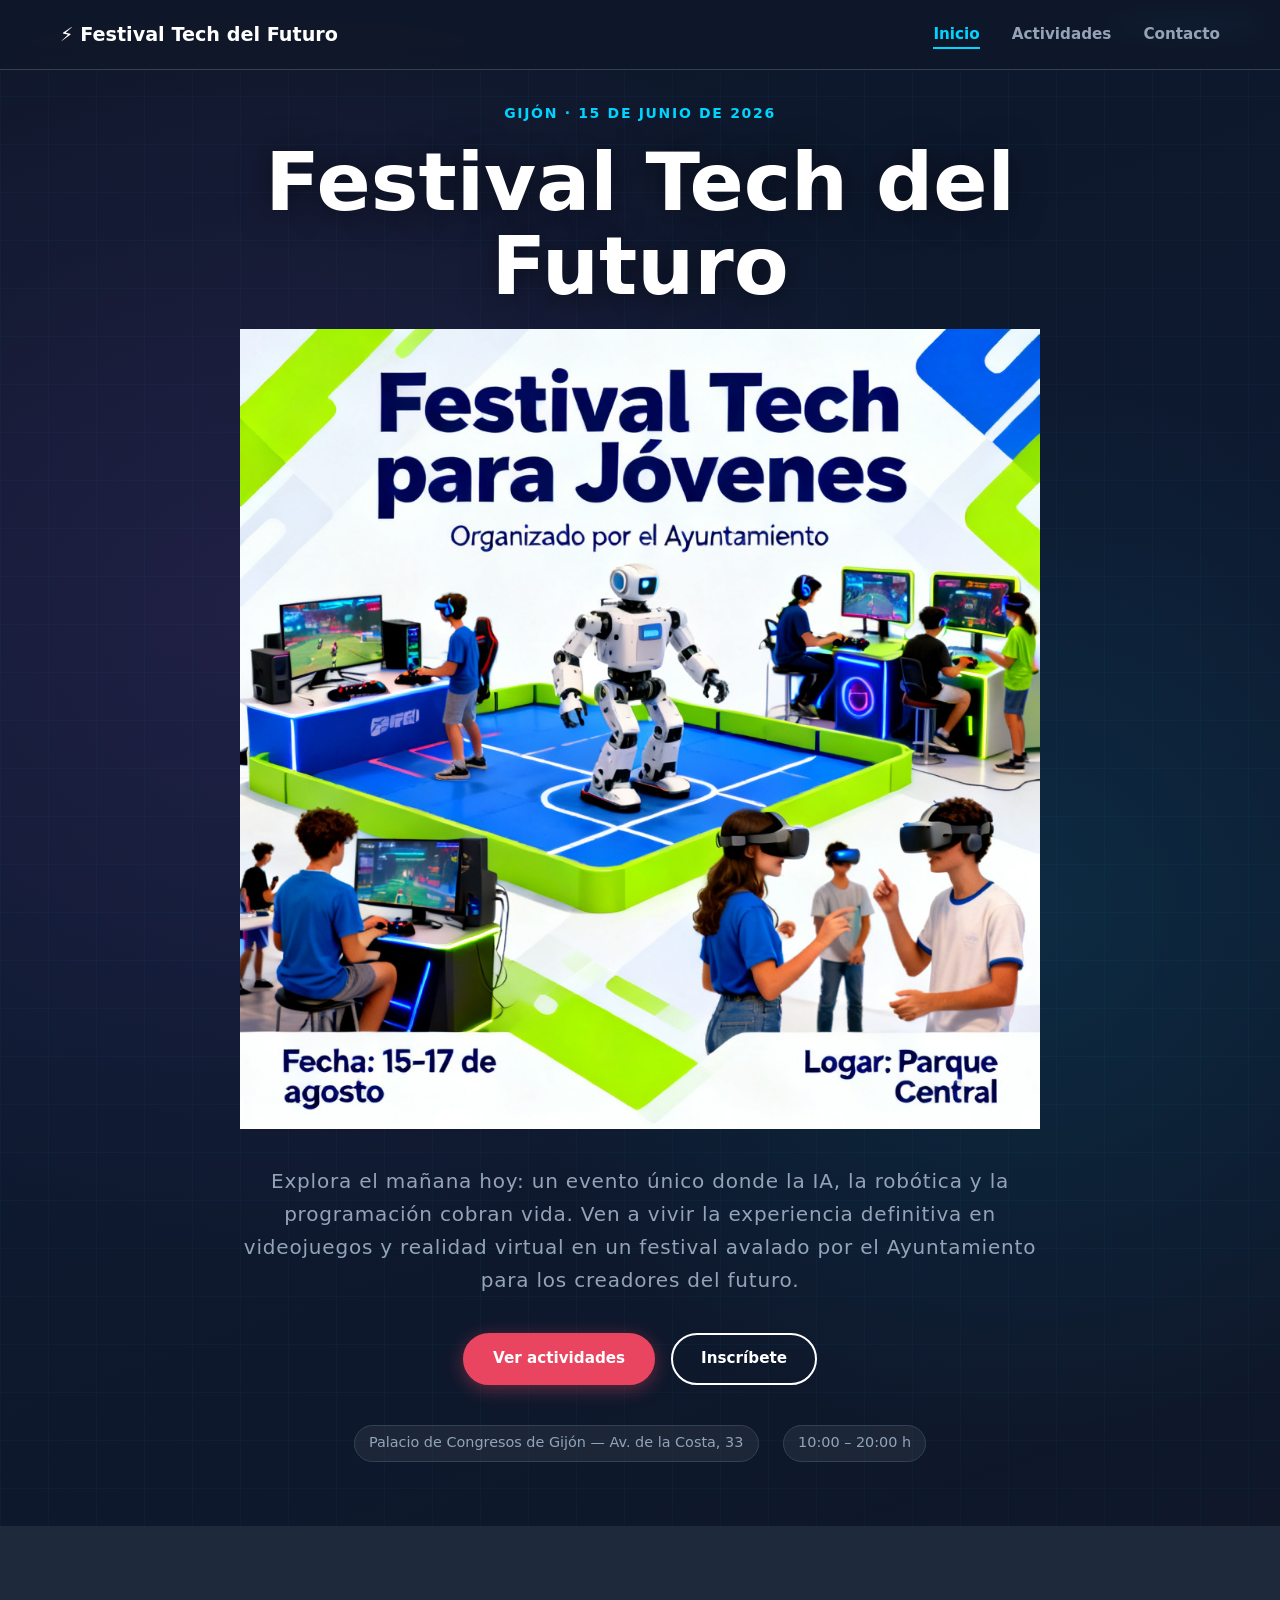
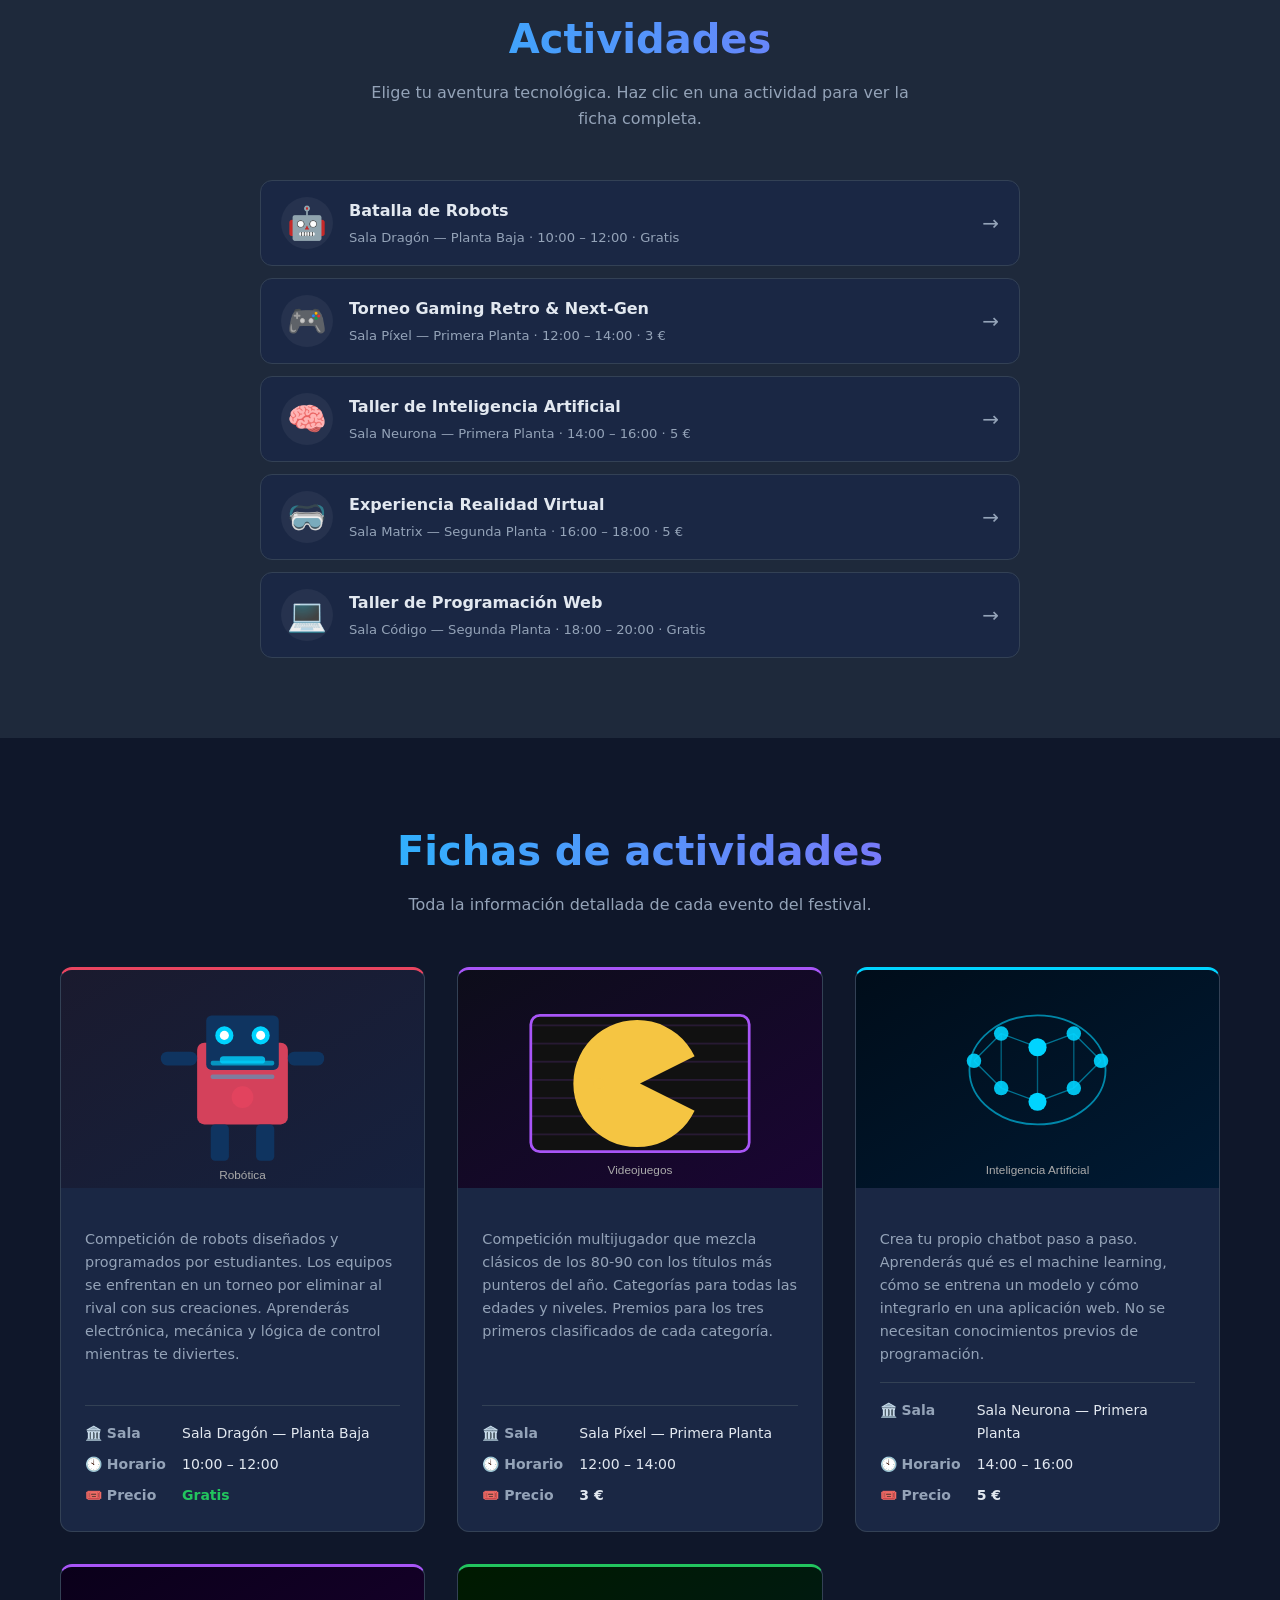
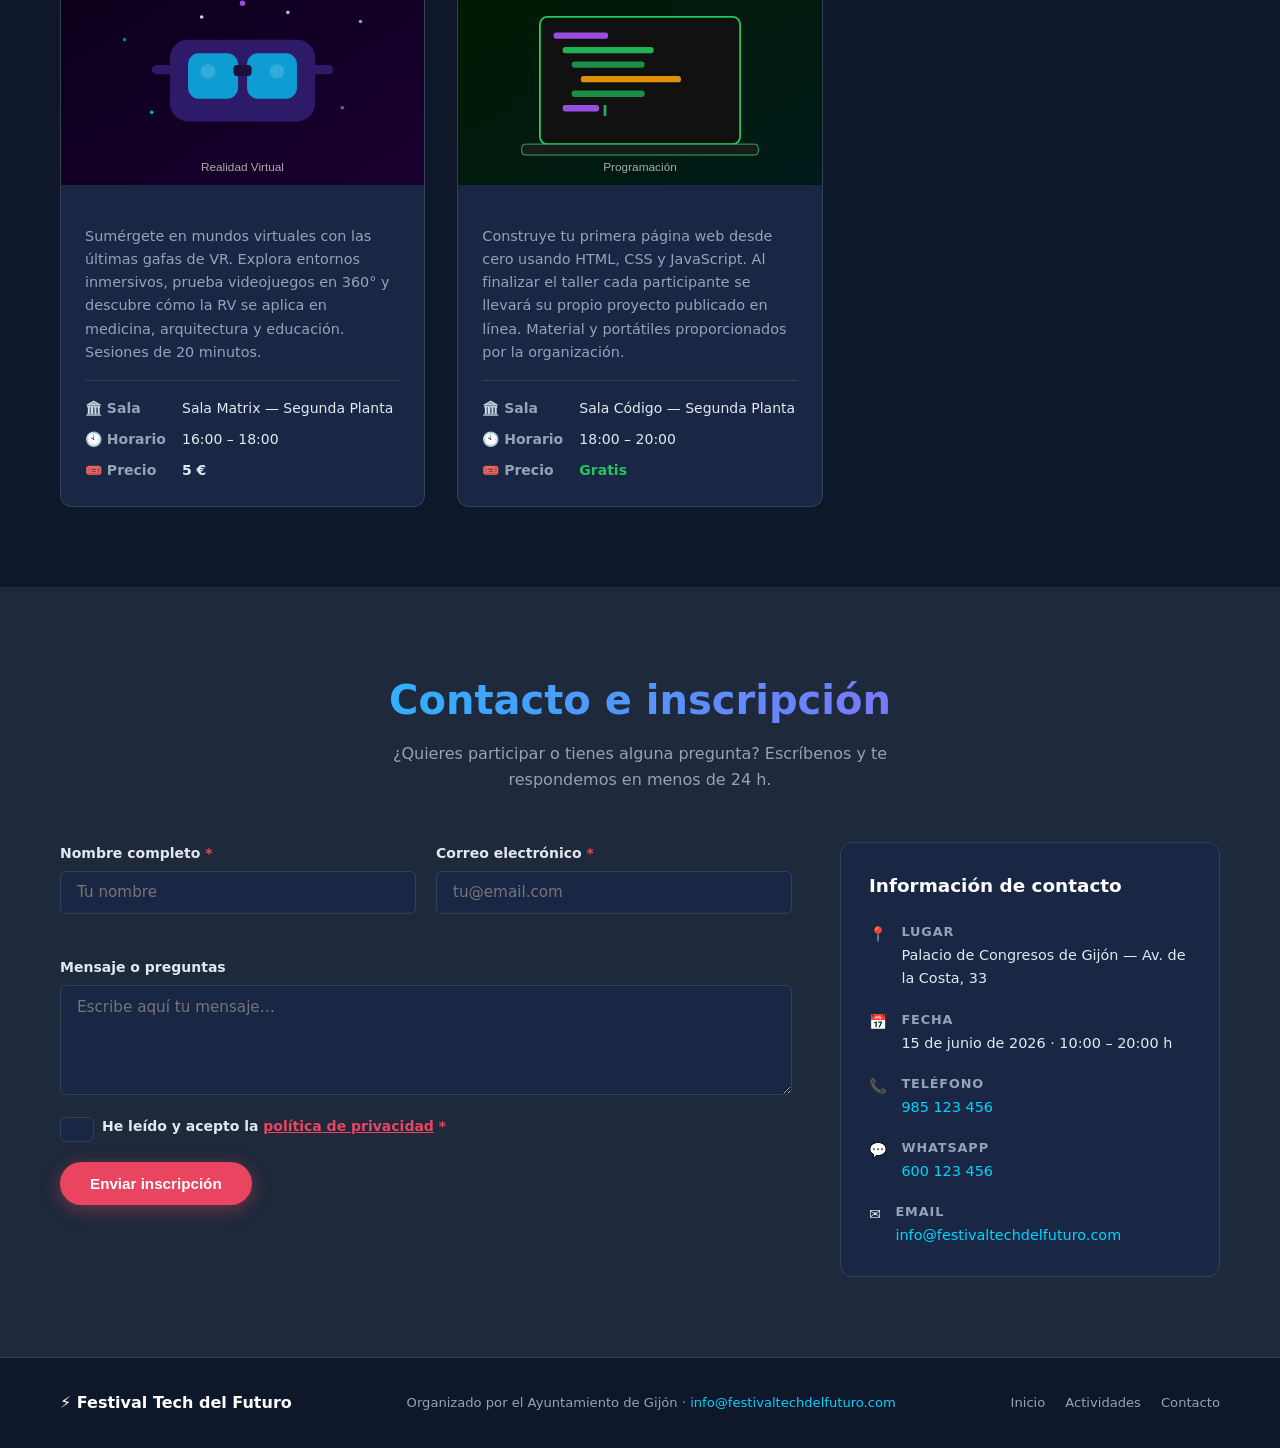
<file: index.html>
<!DOCTYPE html>
<html lang="es">
<head>
  <meta charset="UTF-8" />
  <meta name="viewport" content="width=device-width, initial-scale=1.0" />
  <meta name="description" content="Festival Tech del Futuro — El evento tecnológico para jóvenes más importante del norte de España. Robótica, videojuegos, IA, VR y programación." />
  <title></title>
  <link rel="stylesheet" href="/estilos.css" />
</head>
<body>

  <!-- ========== HEADER / NAV ========== -->
  <header class="site-header" id="top">
    <div class="header-inner">
      <a class="logo" href="#top">
        <span class="logo-text" id="logo-name"></span>
      </a>

      <button class="nav-toggle" id="navToggle">
        <span></span><span></span><span></span>
      </button>

      <nav class="main-nav" id="mainNav">
        <ul>
          <li><a href="#inicio">Inicio</a></li>
          <li><a href="#actividades">Actividades</a></li>
          <li><a href="#contacto">Contacto</a></li>
        </ul>
      </nav>
    </div>
  </header>

  <main>

    <!-- ========== HERO BANNER ========== -->
    <section class="hero" id="inicio">
      <div class="hero-overlay"></div>
      <div class="hero-content">
        <p class="hero-pretitle" id="hero-pretitle"></p>
        <h1 id="heroTitle"></h1>
        <div id="imagen"></div>
        <p class="hero-subtitle"></p>
        <div class="hero-actions">
          <a href="#actividades" class="btn btn-primary">Ver actividades</a>
          <a href="#contacto" class="btn btn-outline">Inscríbete</a>
        </div>
        <div class="hero-meta">
          <span id="heroLocation"></span>
          <span id="heroTime"></span>
        </div>
      </div>
    </section>

    <!-- ========== ACTIVITIES LIST (anchor index) ========== -->
    <section class="activities-index" id="actividades">
      <div class="container">
        <header class="section-header">
          <h2 id="actividadesTitle">Actividades</h2>
          <p>Elige tu aventura tecnológica. Haz clic en una actividad para ver la ficha completa.</p>
        </header>

        <ul class="activity-list" id="activity-list" role="list">
          <!--
            plantilla de item de actividad para el índice (repetir por cada actividad del XML)
            <a href="#a1" data-tipo="robotica" class="activity-link">
              <span class="activity-icon">🤖</span>
              <div>
                <strong>Batalla de Robots</strong>
                <span class="activity-meta">Sala Dragón — Planta Baja · 10:00 – 12:00 · Gratis</span>
              </div>
              <span class="arrow">→</span>
            </a>
          -->
        </ul>
      </div>
    </section>
    <!-- ========== ACTIVITY CARDS / FICHES ========== -->
    <section class="activity-cards" id="fichas">
      <div class="container">
        <header class="section-header">
          <h2 id="fichasTitle">Fichas de actividades</h2>
          <p>Toda la información detallada de cada evento del festival.</p>
        </header>

        <div class="cards-grid" id="cardsGrid">

          <!--
          plantilla de ficha de actividad (repetir por cada actividad del XML)
          <article class="card" id="a1" data-tipo="robotica">
            <figure class="card-img">
              <img src="img/robotica.svg" alt="" loading="lazy" />
              <figcaption class="card-badge">Robótica</figcaption>
            </figure>
            <div class="card-body">
              <h3 id="titulo-a1" class="card-title">Batalla de Robots</h3>
              <p class="card-desc">Competición de robots diseñados y programados por estudiantes. Los equipos se enfrentan en un torneo por eliminar al rival con sus creaciones. Aprenderás electrónica, mecánica y lógica de control mientras te diviertes.</p>
              <dl class="card-details">
                <div class="card-detail">
                  <dt>🏛️ Sala</dt>
                  <dd>Sala Dragón — Planta Baja</dd>
                </div>
                <div class="card-detail">
                  <dt>🕙 Horario</dt>
                  <dd>10:00 – 12:00 h</dd>
                </div>
                <div class="card-detail">
                  <dt>🎟️ Precio</dt>
                  <dd class="price free">Gratis</dd>
                </div>
              </dl>
            </div>
          </article>
          -->
        </div><!-- /cards-grid -->
      </div>
    </section>

    <!-- ========== CONTACT FORM ========== -->
    <section class="contact" id="contacto">
      <div class="container">
        <header class="section-header">
          <h2 id="contactoTitle">Contacto e inscripción</h2>
          <p>¿Quieres participar o tienes alguna pregunta? Escríbenos y te respondemos en menos de 24 h.</p>
        </header>

        <div class="contact-wrapper">
          <form class="contact-form" id="contactForm" novalidate>
            <div class="form-row">
              <div class="form-group">
                <label for="nombre">Nombre completo <span>*</span></label>
                <input type="text" id="nombre" name="nombre" placeholder="Tu nombre" required autocomplete="name" />
                <span class="field-error" role="alert"></span>
              </div>
              <div class="form-group">
                <label for="email">Correo electrónico <span>*</span></label>
                <input type="email" id="email" name="email" placeholder="tu@email.com" required autocomplete="email" />
                <span class="field-error" role="alert"></span>
              </div>
            </div>

            <div class="form-group">
              <label for="mensaje">Mensaje o preguntas</label>
              <textarea id="mensaje" name="mensaje" rows="4" placeholder="Escribe aquí tu mensaje…"></textarea>
            </div>

            <div class="form-group form-check">
              <input type="checkbox" id="privacidad" name="privacidad" required />
              <label for="privacidad">He leído y acepto la <a href="#" class="inline-link">política de privacidad</a> <span>*</span></label>
              <span class="field-error" role="alert"></span>
            </div>

            <button type="submit" class="btn btn-primary btn-submit">Enviar inscripción</button>

            <p class="form-success" id="formSuccess" hidden>
              ✅ ¡Gracias! Tu inscripción ha sido enviada. Te contactaremos pronto.
            </p>
          </form>

          <aside class="contact-info">
            <h3>Información de contacto</h3>
            <ul>
              <li>
                <span class="ci-icon">📍</span>
                <div>
                  <strong>Lugar</strong>
                  <span id="ubicacion"><!--Palacio de Congresos de Gijón<br />Av. de la Costa, 33, Gijón--></span>
                </div>
              </li>
              <li>
                <span class="ci-icon">📅</span>
                <div>
                  <strong>Fecha</strong>
                  <span id="fechaTiempo"><!--15 de junio de 2026 · 10:00 – 20:00 h--></span>
                </div>
              </li>
              <li>
                <span class="ci-icon">📞</span>
                <div>
                  <strong>Teléfono</strong>
                  <span id="telefono"><!--985 123 456--></span>
                </div>
              </li>
              <li>
                <span class="ci-icon">💬</span>
                <div>
                  <strong>WhatsApp</strong>
                  <span id="whatsapp"><!--<a href="https://wa.me/34600123456">600 123 456</a>--></span>
                </div>
              </li>
              <li>
                <span class="ci-icon">✉️</span>
                <div>
                  <strong>Email</strong>
                  <span id="emailContacto"><!--<a href="mailto:info@festivaltechdelfuturo.com">info@festivaltechdelfuturo.com</a>--></span>
                </div>
              </li>
            </ul>
          </aside>
        </div>
      </div>
    </section>

  </main>

  <!-- ========== FOOTER ========== -->
  <footer class="site-footer">
    <div class="container footer-inner">
      <p class="footer-logo" id="footer-name"></p>
      <p class="footer-copy">Organizado por el Ayuntamiento de Gijón · <a href="mailto:info@festivaltechdelfuturo.com">info@festivaltechdelfuturo.com</a></p>
      <nav class="footer-nav">
        <a href="#inicio">Inicio</a>
        <a href="#actividades">Actividades</a>
        <a href="#contacto">Contacto</a>
      </nav>
    </div>
  </footer>

  <a href="#top" class="back-to-top" id="backToTop">↑</a>

  <script src="/script.js"></script>
  <script src="/xml_parser.js"></script>
</body>
</html>
</file>
<file: estilos.css>
/* ============================================================
   Festival Tech del Futuro — estilos.css
   Paleta: #0f172a (fondo oscuro), #e94560 (acento rojo/rosa),
           #00d4ff (acento cian), #a855f7 (violeta)
   ============================================================ */

/* ---------- Reset & Base ---------- */
*, *::before, *::after {
  box-sizing: border-box;
  margin: 0;
  padding: 0;
}

:root {
  --clr-bg:        #0f172a;
  --clr-bg2:       #1e293b;
  --clr-surface:   #1a2744;
  --clr-border:    #334155;
  --clr-accent1:   #e94560;
  --clr-accent2:   #00d4ff;
  --clr-accent3:   #a855f7;
  --clr-text:      #e2e8f0;
  --clr-muted:     #94a3b8;
  --clr-white:     #ffffff;

  --font-main:   'Segoe UI', system-ui, sans-serif;
  --radius:      12px;
  --radius-sm:   6px;
  --shadow:      0 4px 24px rgba(0,0,0,.45);
  --transition:  .25s ease;
  --max-width:   1200px;
  --header-h:    70px;
}

html {
  scroll-behavior: smooth;
  scroll-padding-top: var(--header-h);
}

body {
  font-family: var(--font-main);
  background-color: var(--clr-bg);
  color: var(--clr-text);
  line-height: 1.65;
  font-size: 1rem;
}

img { display: block; max-width: 100%; height: auto; }

a {
  color: var(--clr-accent2);
  text-decoration: none;
  transition: color var(--transition);
}
a:hover { color: var(--clr-accent1); }

ul, ol { list-style: none; }

/* ---------- Utility ---------- */
.container {
  max-width: var(--max-width);
  margin-inline: auto;
  padding-inline: 1.25rem;
}

.section-header {
  text-align: center;
  margin-bottom: 3rem;
}
.section-header h2 {
  font-size: clamp(1.75rem, 4vw, 2.5rem);
  font-weight: 800;
  background: linear-gradient(90deg, var(--clr-accent2), var(--clr-accent3));
  -webkit-background-clip: text;
  background-clip: text;
  -webkit-text-fill-color: transparent;
  margin-bottom: .5rem;
}
.section-header p {
  color: var(--clr-muted);
  max-width: 56ch;
  margin-inline: auto;
}

.accent { color: var(--clr-accent1); -webkit-text-fill-color: var(--clr-accent1); }

/* ---------- Buttons ---------- */
.btn {
  display: inline-block;
  padding: .7rem 1.75rem;
  border-radius: 50px;
  font-weight: 700;
  font-size: .95rem;
  cursor: pointer;
  border: 2px solid transparent;
  transition: transform var(--transition), box-shadow var(--transition), background var(--transition), color var(--transition);
}
.btn:hover { transform: translateY(-2px); }

.btn-primary {
  background: var(--clr-accent1);
  color: var(--clr-white);
  border-color: var(--clr-accent1);
  box-shadow: 0 4px 18px rgba(233,69,96,.4);
}
.btn-primary:hover {
  background: #c73252;
  color: var(--clr-white);
  box-shadow: 0 6px 24px rgba(233,69,96,.6);
}

.btn-outline {
  background: transparent;
  color: var(--clr-white);
  border-color: var(--clr-white);
}
.btn-outline:hover {
  background: rgba(255,255,255,.12);
  color: var(--clr-white);
}

/* ---------- Header ---------- */
.site-header {
  position: fixed;
  top: 0; left: 0; right: 0;
  height: var(--header-h);
  background: rgba(15,23,42,.88);
  backdrop-filter: blur(12px);
  -webkit-backdrop-filter: blur(12px);
  border-bottom: 1px solid var(--clr-border);
  z-index: 100;
  transition: background var(--transition);
}

.header-inner {
  max-width: var(--max-width);
  margin-inline: auto;
  padding-inline: 1.25rem;
  height: 100%;
  display: flex;
  align-items: center;
  justify-content: space-between;
  gap: 1rem;
}

/* Logo */
.logo {
  display: flex;
  align-items: center;
  gap: .5rem;
  font-size: 1.2rem;
  font-weight: 700;
  color: var(--clr-white);
  white-space: nowrap;
}
.logo:hover { color: var(--clr-white); }
.logo-icon { font-size: 1.5rem; }
.logo-text strong { color: var(--clr-accent1); }

/* Nav */
.main-nav ul {
  display: flex;
  gap: 2rem;
}
.main-nav a {
  color: var(--clr-muted);
  font-weight: 600;
  font-size: .95rem;
  padding: .25rem 0;
  border-bottom: 2px solid transparent;
  transition: color var(--transition), border-color var(--transition);
}
.main-nav a:hover,
.main-nav a.active {
  color: var(--clr-accent2);
  border-bottom-color: var(--clr-accent2);
}

/* Hamburger */
.nav-toggle {
  display: none;
  flex-direction: column;
  justify-content: center;
  gap: 5px;
  width: 36px;
  height: 36px;
  background: none;
  border: none;
  cursor: pointer;
  padding: 4px;
}
.nav-toggle span {
  display: block;
  height: 2px;
  background: var(--clr-white);
  border-radius: 2px;
  transition: transform var(--transition), opacity var(--transition);
}
.nav-toggle.is-open span:nth-child(1) { transform: translateY(7px) rotate(45deg); }
.nav-toggle.is-open span:nth-child(2) { opacity: 0; }
.nav-toggle.is-open span:nth-child(3) { transform: translateY(-7px) rotate(-45deg); }

/* ---------- Hero ---------- */
.hero {
  position: relative;
  min-height: 100svh;
  display: flex;
  align-items: center;
  justify-content: center;
  text-align: center;
  padding: calc(var(--header-h) + 2rem) 1.25rem 4rem;
  background:
    radial-gradient(ellipse 80% 60% at 20% 40%, rgba(168,85,247,.18) 0%, transparent 70%),
    radial-gradient(ellipse 60% 50% at 80% 60%, rgba(0,212,255,.15) 0%, transparent 70%),
    linear-gradient(160deg, #0f172a 0%, #0d1b34 50%, #0f172a 100%);
  overflow: hidden;
}

/* animated grid lines */
.hero::before {
  content: '';
  position: absolute;
  inset: 0;
  background-image:
    linear-gradient(rgba(0,212,255,.05) 1px, transparent 1px),
    linear-gradient(90deg, rgba(0,212,255,.05) 1px, transparent 1px);
  background-size: 48px 48px;
  animation: gridShift 20s linear infinite;
}
@keyframes gridShift {
  0%   { background-position: 0 0, 0 0; }
  100% { background-position: 48px 48px, 48px 48px; }
}

.hero-overlay { position: absolute; inset: 0; background: rgba(15,23,42,.35); }

.hero-content {
  position: relative;
  z-index: 1;
  max-width: 800px;
}

.hero-pretitle {
  color: var(--clr-accent2);
  font-weight: 700;
  text-transform: uppercase;
  letter-spacing: .12em;
  font-size: .875rem;
  margin-bottom: 1rem;
}

.hero h1 {
  font-size: clamp(2.5rem, 8vw, 5rem);
  font-weight: 900;
  line-height: 1.05;
  color: var(--clr-white);
  margin-bottom: 1.25rem;
  text-shadow: 0 2px 32px rgba(0,0,0,.5);
}

.hero-subtitle {
  color: var(--clr-muted);
  font-size: clamp(1rem, 2.5vw, 1.25rem);
  margin-bottom: 2.25rem;
  letter-spacing: .04em;
  margin-top: 2.25rem;
}

.hero-actions {
  display: flex;
  gap: 1rem;
  justify-content: center;
  flex-wrap: wrap;
  margin-bottom: 2.5rem;
}

.hero-meta {
  display: flex;
  gap: 1.5rem;
  justify-content: center;
  flex-wrap: wrap;
  color: var(--clr-muted);
  font-size: .9rem;
}
.hero-meta span {
  background: rgba(255,255,255,.06);
  padding: .35rem .9rem;
  border-radius: 50px;
  border: 1px solid var(--clr-border);
}

/* ---------- Activities Index ---------- */
.activities-index {
  padding: 5rem 0;
  background: var(--clr-bg2);
}

.activity-list {
  display: flex;
  flex-direction: column;
  gap: .75rem;
  max-width: 760px;
  margin-inline: auto;
}

.activity-link {
  display: flex;
  align-items: center;
  gap: 1rem;
  padding: 1rem 1.25rem;
  background: var(--clr-surface);
  border: 1px solid var(--clr-border);
  border-radius: var(--radius);
  color: var(--clr-text);
  transition: border-color var(--transition), transform var(--transition), box-shadow var(--transition), background var(--transition);
}
.activity-link:hover {
  border-color: var(--clr-accent2);
  transform: translateX(6px);
  box-shadow: -4px 0 0 var(--clr-accent2), var(--shadow);
  background: rgba(0,212,255,.05);
  color: var(--clr-white);
}
.activity-link[data-tipo="robotica"]:hover     { border-color: var(--clr-accent1); box-shadow: -4px 0 0 var(--clr-accent1), var(--shadow); }
.activity-link[data-tipo="videojuegos"]:hover  { border-color: var(--clr-accent3); box-shadow: -4px 0 0 var(--clr-accent3), var(--shadow); }
.activity-link[data-tipo="ia"]:hover           { border-color: var(--clr-accent2); box-shadow: -4px 0 0 var(--clr-accent2), var(--shadow); }
.activity-link[data-tipo="realidad_virtual"]:hover { border-color: #a855f7; box-shadow: -4px 0 0 #a855f7, var(--shadow); }
.activity-link[data-tipo="programacion"]:hover { border-color: #22c55e; box-shadow: -4px 0 0 #22c55e, var(--shadow); }

.activity-icon {
  font-size: 2rem;
  flex-shrink: 0;
  width: 52px;
  height: 52px;
  background: rgba(255,255,255,.05);
  border-radius: 50%;
  display: grid;
  place-items: center;
}

.activity-link div {
  flex: 1;
  display: flex;
  flex-direction: column;
  gap: .15rem;
}
.activity-link strong { font-size: 1rem; }
.activity-meta { font-size: .82rem; color: var(--clr-muted); }

.arrow {
  font-size: 1.25rem;
  color: var(--clr-muted);
  transition: transform var(--transition), color var(--transition);
  flex-shrink: 0;
}
.activity-link:hover .arrow { transform: translateX(4px); color: var(--clr-accent2); }

/* ---------- Activity Cards ---------- */
.activity-cards {
  padding: 5rem 0;
  background: var(--clr-bg);
}

.cards-grid {
  display: grid;
  grid-template-columns: repeat(auto-fill, minmax(320px, 1fr));
  gap: 2rem;
}

.card {
  background: var(--clr-surface);
  border: 1px solid var(--clr-border);
  border-radius: var(--radius);
  overflow: hidden;
  display: flex;
  flex-direction: column;
  transition: transform var(--transition), box-shadow var(--transition), border-color var(--transition);
  scroll-margin-top: calc(var(--header-h) + 1rem);
}
.card:hover {
  transform: translateY(-6px);
  box-shadow: 0 12px 40px rgba(0,0,0,.6);
}

/* Type-specific top border */
.card[data-tipo="robotica"]       { border-top: 3px solid var(--clr-accent1); }
.card[data-tipo="videojuegos"]    { border-top: 3px solid var(--clr-accent3); }
.card[data-tipo="ia"]             { border-top: 3px solid var(--clr-accent2); }
.card[data-tipo="realidad_virtual"]{ border-top: 3px solid #a855f7; }
.card[data-tipo="programacion"]   { border-top: 3px solid #22c55e; }

/* Card image */
.card-img {
  position: relative;
  overflow: hidden;
  background: #111;
  margin: 0;
}
.card-img img {
  width: 100%;
  height: 200px;
  object-fit: cover;
  transition: transform .4s ease;
}
.card:hover .card-img img { transform: scale(1.04); }

.card-badge {
  position: absolute;
  top: .75rem;
  right: .75rem;
  background: rgba(15,23,42,.85);
  border: 1px solid var(--clr-border);
  color: var(--clr-accent2);
  font-size: .75rem;
  font-weight: 700;
  padding: .25rem .7rem;
  border-radius: 50px;
  backdrop-filter: blur(6px);
  text-transform: uppercase;
  letter-spacing: .06em;
}

.card-body {
  padding: 1.5rem;
  display: flex;
  flex-direction: column;
  gap: 1rem;
  flex: 1;
}

.card-title {
  font-size: 1.15rem;
  font-weight: 700;
  color: var(--clr-white);
  line-height: 1.3;
}

.card-desc {
  font-size: .9rem;
  color: var(--clr-muted);
  line-height: 1.6;
  flex: 1;
}

.card-details {
  display: flex;
  flex-direction: column;
  gap: .5rem;
  border-top: 1px solid var(--clr-border);
  padding-top: 1rem;
}
.card-detail {
  display: flex;
  gap: .75rem;
  font-size: .875rem;
}
.card-detail dt {
  color: var(--clr-muted);
  min-width: 85px;
  font-weight: 600;
}
.card-detail dd { color: var(--clr-text); }

.price { font-weight: 700; color: var(--clr-accent2); }
.price.free { color: #22c55e; }

/* ---------- Contact ---------- */
.contact {
  padding: 5rem 0;
  background: var(--clr-bg2);
}

.contact-wrapper {
  display: grid;
  grid-template-columns: 1fr 380px;
  gap: 3rem;
  align-items: start;
}

/* Form */
.contact-form {
  display: flex;
  flex-direction: column;
  gap: 1.25rem;
}

.form-row {
  display: grid;
  grid-template-columns: 1fr 1fr;
  gap: 1.25rem;
}

.form-group {
  display: flex;
  flex-direction: column;
  gap: .4rem;
}

.form-group label {
  font-size: .875rem;
  font-weight: 600;
  color: var(--clr-text);
}
.form-group label span { color: var(--clr-accent1); }

.form-group input,
.form-group select,
.form-group textarea {
  background: var(--clr-surface);
  border: 1px solid var(--clr-border);
  border-radius: var(--radius-sm);
  padding: .7rem 1rem;
  color: var(--clr-text);
  font-family: var(--font-main);
  font-size: .95rem;
  width: 100%;
  transition: border-color var(--transition), box-shadow var(--transition);
  appearance: none;
}
.form-group select {
  background-image: url("data:image/svg+xml,%3Csvg xmlns='http://www.w3.org/2000/svg' width='12' height='8' viewBox='0 0 12 8'%3E%3Cpath d='M1 1l5 5 5-5' stroke='%2394a3b8' stroke-width='2' fill='none' stroke-linecap='round'/%3E%3C/svg%3E");
  background-repeat: no-repeat;
  background-position: right 1rem center;
  padding-right: 2.5rem;
}
.form-group textarea { resize: vertical; min-height: 110px; }

.form-group input:focus,
.form-group select:focus,
.form-group textarea:focus {
  outline: none;
  border-color: var(--clr-accent2);
  box-shadow: 0 0 0 3px rgba(0,212,255,.15);
}
.form-group input.error,
.form-group select.error,
.form-group textarea.error {
  border-color: var(--clr-accent1);
  box-shadow: 0 0 0 3px rgba(233,69,96,.15);
}

.form-check {
  flex-direction: row;
  align-items: flex-start;
  flex-wrap: wrap;
  gap: .5rem;
}
.form-check input[type="checkbox"] {
  width: 18px;
  height: 18px;
  min-width: 18px;
  accent-color: var(--clr-accent1);
  cursor: pointer;
  margin-top: 2px;
}
.form-check label {
  flex: 1;
  cursor: pointer;
}
.inline-link { color: var(--clr-accent1); text-decoration: underline; }

.field-error {
  font-size: .8rem;
  color: var(--clr-accent1);
  min-height: 1rem;
}

.btn-submit { align-self: flex-start; }

.form-success {
  color: #22c55e;
  font-weight: 600;
  padding: .75rem 1rem;
  background: rgba(34,197,94,.1);
  border: 1px solid rgba(34,197,94,.3);
  border-radius: var(--radius-sm);
}

/* Contact Info aside */
.contact-info {
  background: var(--clr-surface);
  border: 1px solid var(--clr-border);
  border-radius: var(--radius);
  padding: 1.75rem;
}
.contact-info h3 {
  font-size: 1.15rem;
  font-weight: 700;
  margin-bottom: 1.25rem;
  color: var(--clr-white);
}
.contact-info ul {
  display: flex;
  flex-direction: column;
  gap: 1.1rem;
}
.contact-info li {
  display: flex;
  gap: .9rem;
  align-items: flex-start;
}
.ci-icon {
  font-size: 1.3rem;
  flex-shrink: 0;
  margin-top: 2px;
}
.contact-info li div {
  display: flex;
  flex-direction: column;
  gap: .1rem;
}
.contact-info strong {
  font-size: .8rem;
  text-transform: uppercase;
  letter-spacing: .07em;
  color: var(--clr-muted);
}
.contact-info span { font-size: .9rem; color: var(--clr-text); }

/* ---------- Footer ---------- */
.site-footer {
  background: var(--clr-bg);
  border-top: 1px solid var(--clr-border);
  padding: 2rem 0;
}

.footer-inner {
  display: flex;
  flex-wrap: wrap;
  gap: .75rem 2rem;
  align-items: center;
  justify-content: space-between;
}

.footer-logo {
  font-size: 1rem;
  font-weight: 700;
  color: var(--clr-white);
}
.footer-logo strong { color: var(--clr-accent1); }

.footer-copy { font-size: .82rem; color: var(--clr-muted); }

.footer-nav {
  display: flex;
  gap: 1.25rem;
  flex-wrap: wrap;
}
.footer-nav a {
  font-size: .82rem;
  color: var(--clr-muted);
}
.footer-nav a:hover { color: var(--clr-accent2); }

/* ---------- Back to top ---------- */
.back-to-top {
  position: fixed;
  bottom: 2rem;
  right: 1.5rem;
  width: 44px;
  height: 44px;
  background: var(--clr-accent1);
  color: var(--clr-white);
  border-radius: 50%;
  display: grid;
  place-items: center;
  font-size: 1.2rem;
  box-shadow: 0 4px 14px rgba(233,69,96,.5);
  opacity: 0;
  pointer-events: none;
  transition: opacity var(--transition), transform var(--transition);
  z-index: 90;
}
.back-to-top.visible {
  opacity: 1;
  pointer-events: auto;
}
.back-to-top:hover {
  transform: translateY(-3px);
  color: var(--clr-white);
}

/* ---------- Responsive ---------- */
@media (max-width: 900px) {
  .contact-wrapper {
    grid-template-columns: 1fr;
  }
  .contact-info {
    order: -1;
  }
}

@media (max-width: 720px) {
  .nav-toggle { display: flex; }

  .main-nav {
    position: fixed;
    top: var(--header-h);
    left: 0; right: 0;
    background: rgba(15,23,42,.97);
    border-bottom: 1px solid var(--clr-border);
    padding: 1.25rem 1.5rem 1.75rem;
    transform: translateY(-110%);
    transition: transform var(--transition);
    z-index: 99;
  }
  .main-nav.open { transform: translateY(0); }

  .main-nav ul {
    flex-direction: column;
    gap: 1rem;
  }
  .main-nav a { font-size: 1.1rem; }

  .form-row { grid-template-columns: 1fr; }

  .cards-grid { grid-template-columns: 1fr; }

  .hero-meta { gap: .75rem; }
}

@media (max-width: 480px) {
  .hero h1 { font-size: 2.5rem; }
  .hero-actions { flex-direction: column; align-items: center; }
  .btn-submit { align-self: stretch; text-align: center; }
}
</file>
